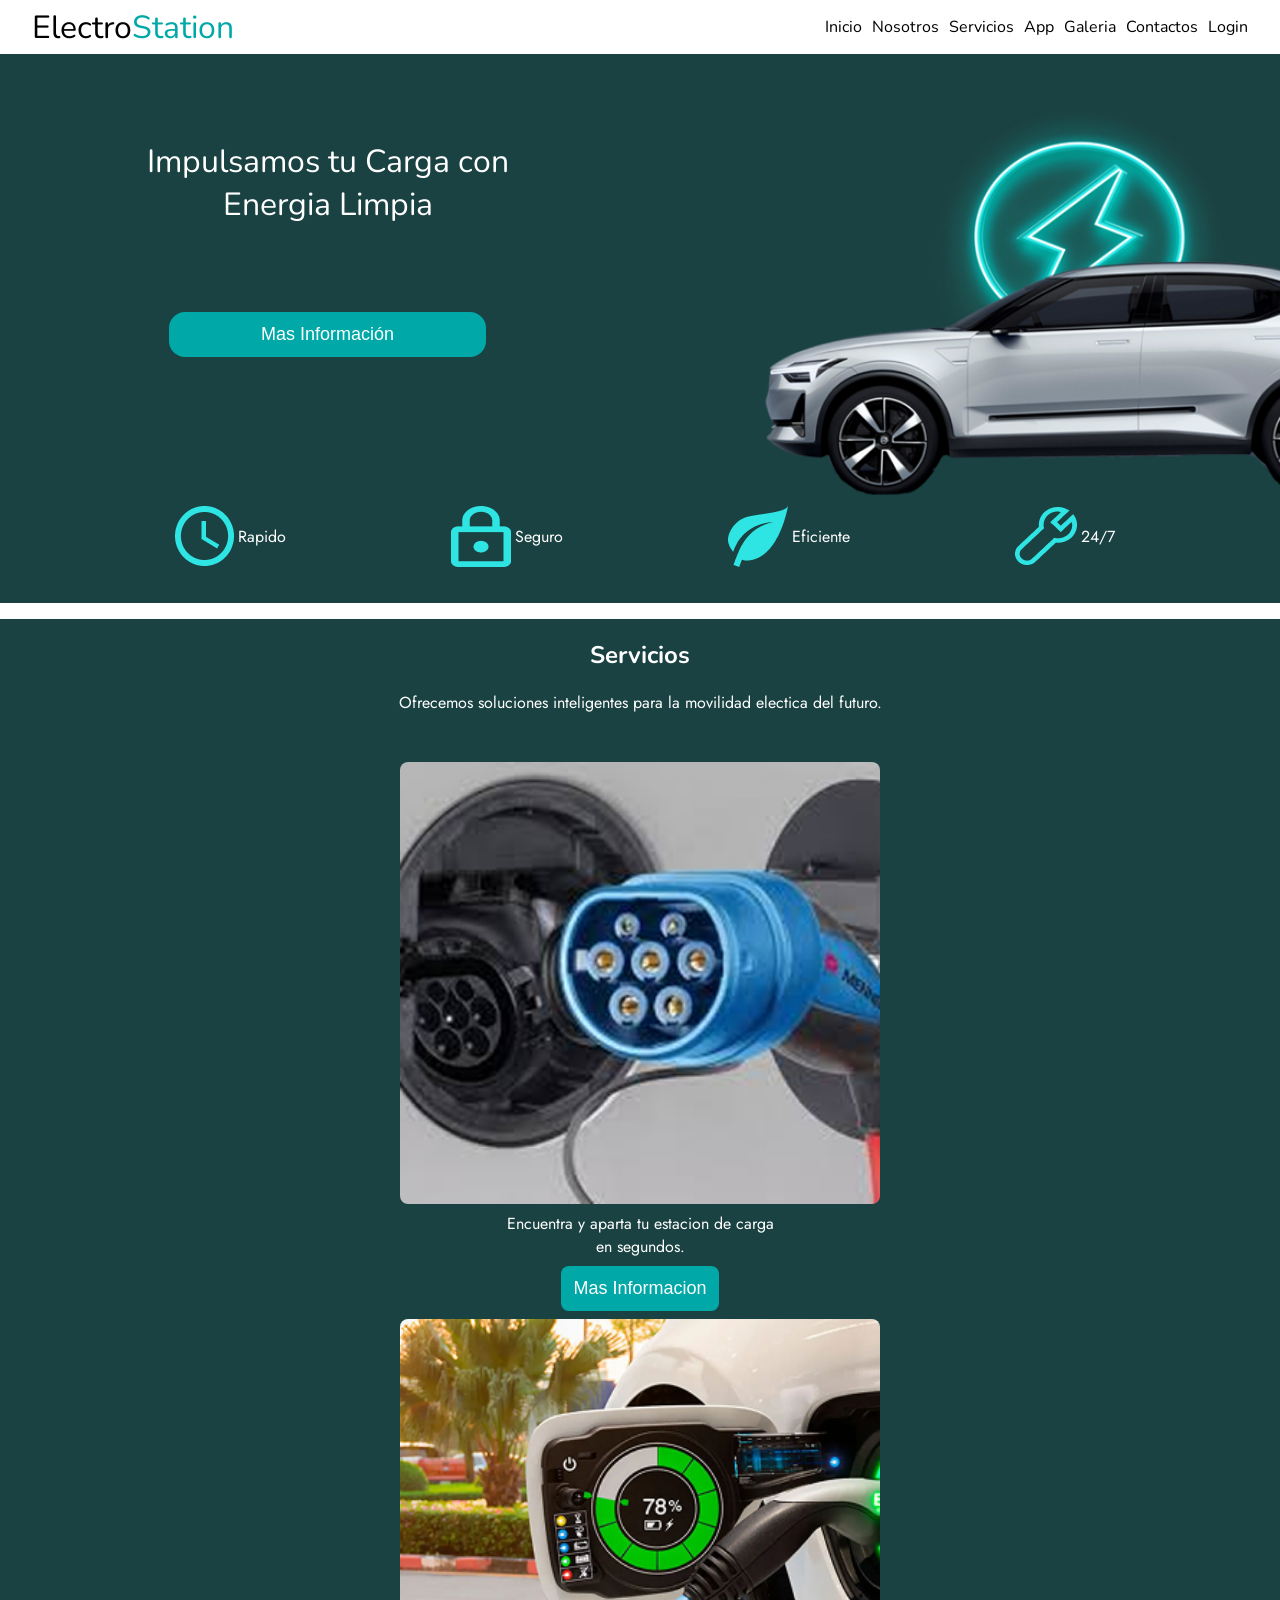
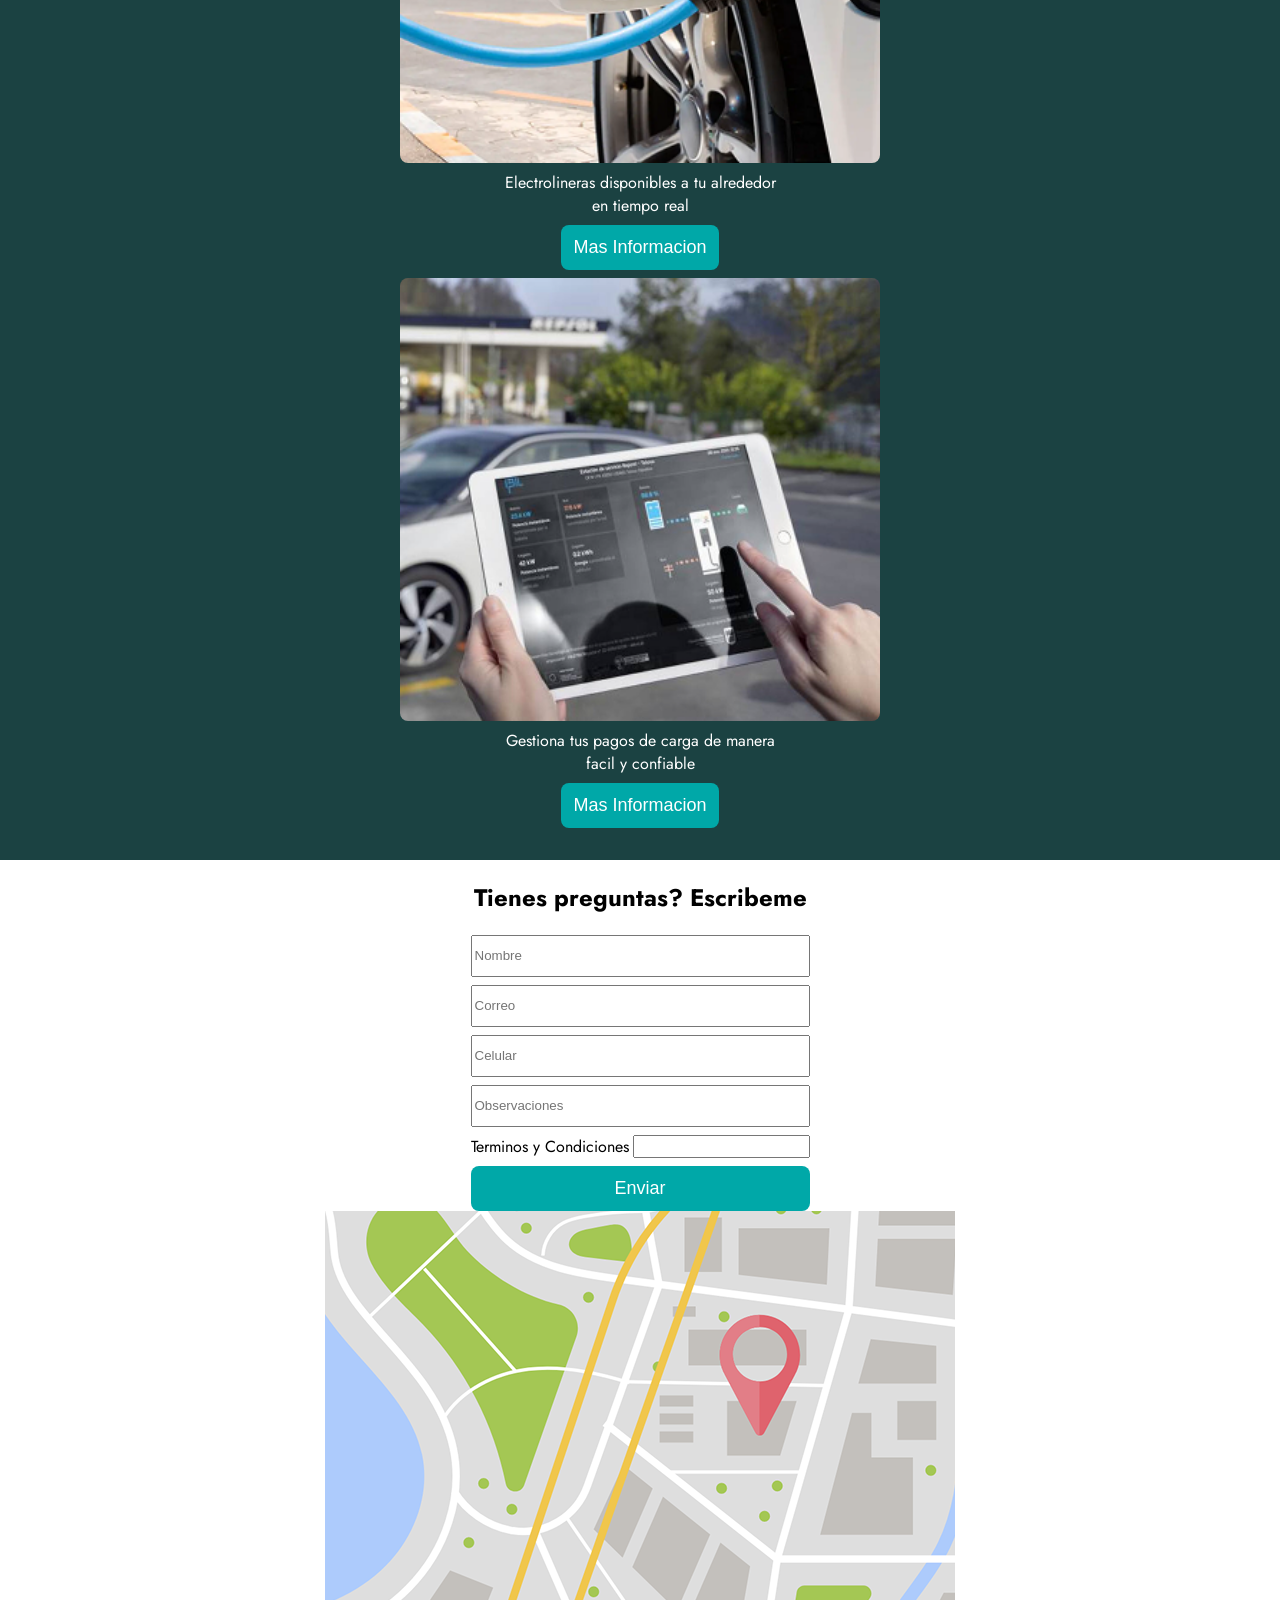
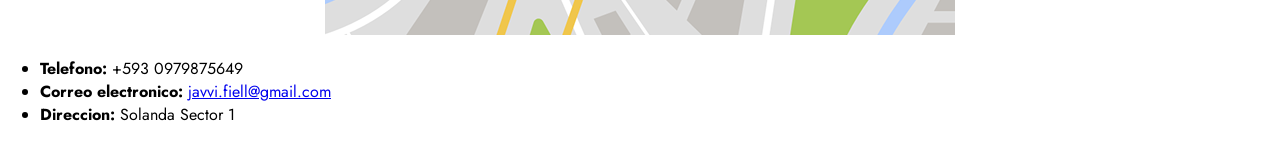
<file: index.html>
<!DOCTYPE html>
<html lang="en">
<head>
    <meta charset="UTF-8">
    <meta name="viewport" content="width=device-width, initial-scale=1.0">
    <link rel="stylesheet" href = "assets/styles/main.css"/>
    <title>Pagina Web de Javi</title>
</head>
<body>
    <div id="navbar"> 
        <header>
            <span id="header-1">Electro</span>
            <span id="header-2">Station</span>
        </header>
        <nav>
            <ul>
                <li>
                    <a href="/">Inicio</a>
                </li>
                <li>
                    <a href="/">Nosotros</a>
                </li>
                <li>
                    <a href="/">Servicios</a>
                </li>
                <li>
                    <a href="/">App</a>
                </li>
                <li>
                    <a href="/">Galeria</a>
                </li>
                <li>
                    <a href="/">Contactos</a>
                </li>
                 <li>
                    <a href="/">Login</a>
                </li>
            </ul>
        </nav>
    </div>

    <main>
        <div class="display-vehicle">
            <div class="title">
                <span class="title-sub-1">
                    Impulsamos tu Carga con </span>
                <span class="title-sub-2">Energia Limpia</span>
            </div>
            <div class="button-container">
                <button class = "more-info-btn"> Mas Información</button> 
            </div>
            <div class="vehicle-image">
                <img  src="/assets/images/vehiculo.png" >
            </div>
            <div class="sub-icon">
                <div class="icon-text-info">
                    <img src="assets/images/Vector.png" >
                    <span>Rapido</span>
                </div>
                <div class="icon-text-info">
                    <img src="assets/images/Vector (1).png" >
                    <span>Seguro</span>
                </div>
                <div class="icon-text-info">
                    <img src="assets/images/Vector (2).png" >
                    <span>Eficiente</span>
                </div>
                <div class="icon-text-info">
                    <img src="assets/images/Vector (3).png" >
                    <span>24/7</span>
                </div>

            </div>

        </div>

        <section class="service-container">
            <div class="services-title">
                <h1>Servicios</h1>
                <span>
                    Ofrecemos soluciones inteligentes para la movilidad electica del futuro.
                </span>
            </div>

            <div class="service-elements">
                <div class="service-element">
                   <img src="assets/images/Service1.png">
                   <span>Encuentra y aparta tu estacion de carga en segundos.</span>
                   <button class="primary-button">Mas Informacion</button>
            
                <div class="service-element">
                   <img src="assets/images/Service2.png">
                    <span>Electrolineras disponibles a tu alrededor en tiempo real</span>
                    <button class="primary-button">Mas Informacion</button>
                </div>
                   <div class="service-element">
                   <img src="assets/images/Service3.png">
                   <span>Gestiona tus pagos de carga de manera facil y confiable</span>
                   <button class="primary-button">Mas Informacion</button>
                </div>
            </div>
        </section>
        
        <section class="contact-us-container">
            <div class="contact-us-form-container">
                <h1>Tienes preguntas? Escribeme</h1>
                <form>
                    <input class="text-input" type="text" placeholder="Nombre" />
                    <input class="text-input" type="text" placeholder="Correo" />
                    <input class="text-input" type="text" placeholder="Celular" />
                    <input class="text-input" type="text" placeholder="Observaciones" />
                    <div class="checkbox-input">
                        <span>Terminos y Condiciones</span>
                        <input class="checkbox" type="text"></input>
                    </div>
                    <input class="primary-button" 
                    type="submit" value="Enviar"/>

                </form>
            </div>
            <div class="map-container">
                <img src="assets/images/map.png">
            </div>
        </section>

    </main>

    <footer>
        <ul>
            <li>   
                <span>
                    <strong>Telefono:</strong>
                    <span>+593 0979875649</span>
                </span>
            </li>
            <li>   
                <span>
                    <strong>Correo electronico:</strong>
                    <a href = "mailto: javvi.fiell@gmail.com">javvi.fiell@gmail.com</a>
                </span>
            </li>
            <li>   
                <span>
                    <strong>Direccion:</strong>
                    <span>Solanda Sector 1</span>
                </span>
            </li>
        </ul>
    </footer>
</body>
</html>
</file>
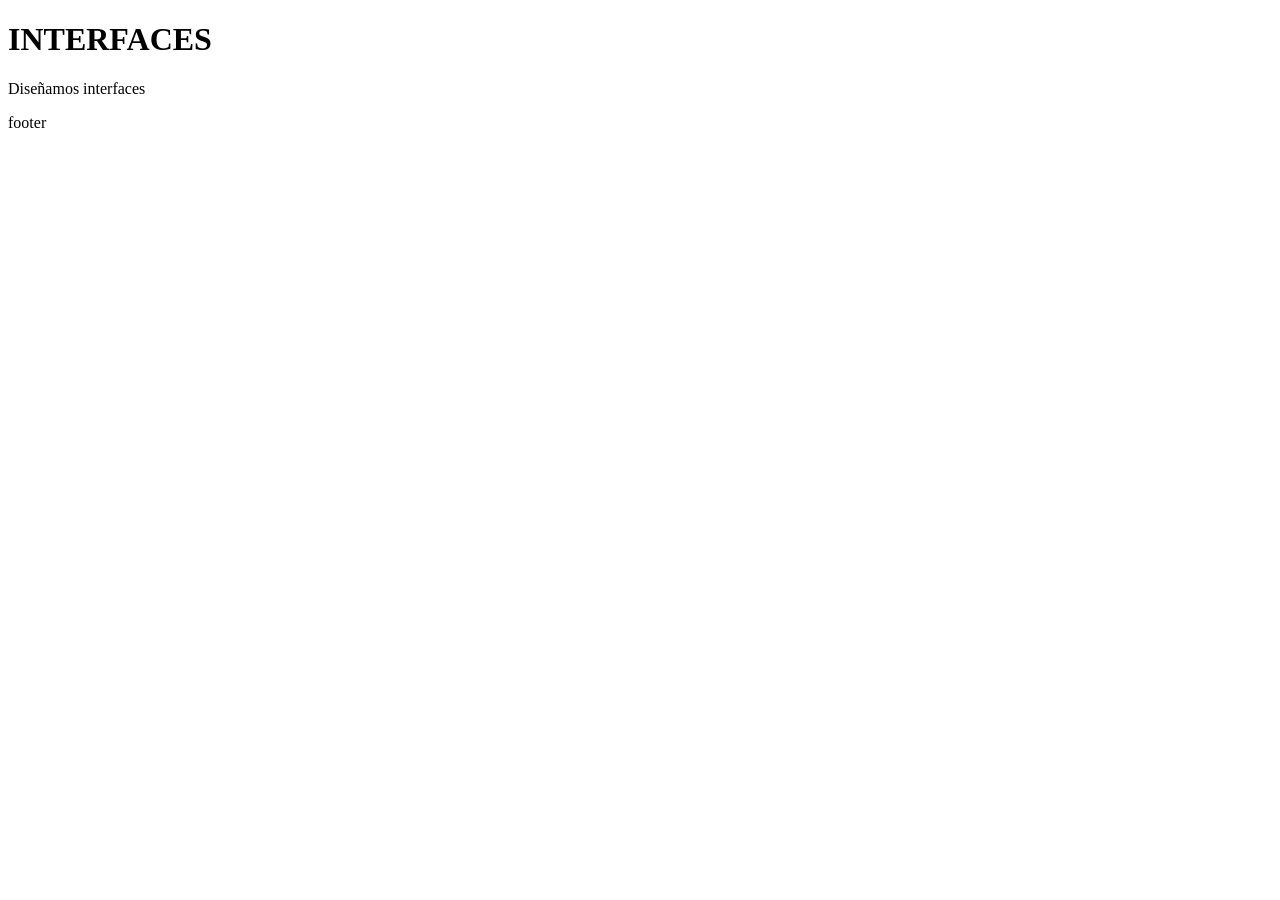
<file: assets/styles/repaso.html>
<!DOCTYPE html>
<html lang="en">
<head>
    <meta charset="UTF-8">
    <meta name="viewport" content="width=device-width, initial-scale=1.0">
    <title>Document</title>
    <link rel="stylesheet" href="">
</head>
<body>
    <main>
        <h1>INTERFACES</h1>
        <p>Diseñamos interfaces</p>
    </main>
    footer
    
</body>
</html>
</file>
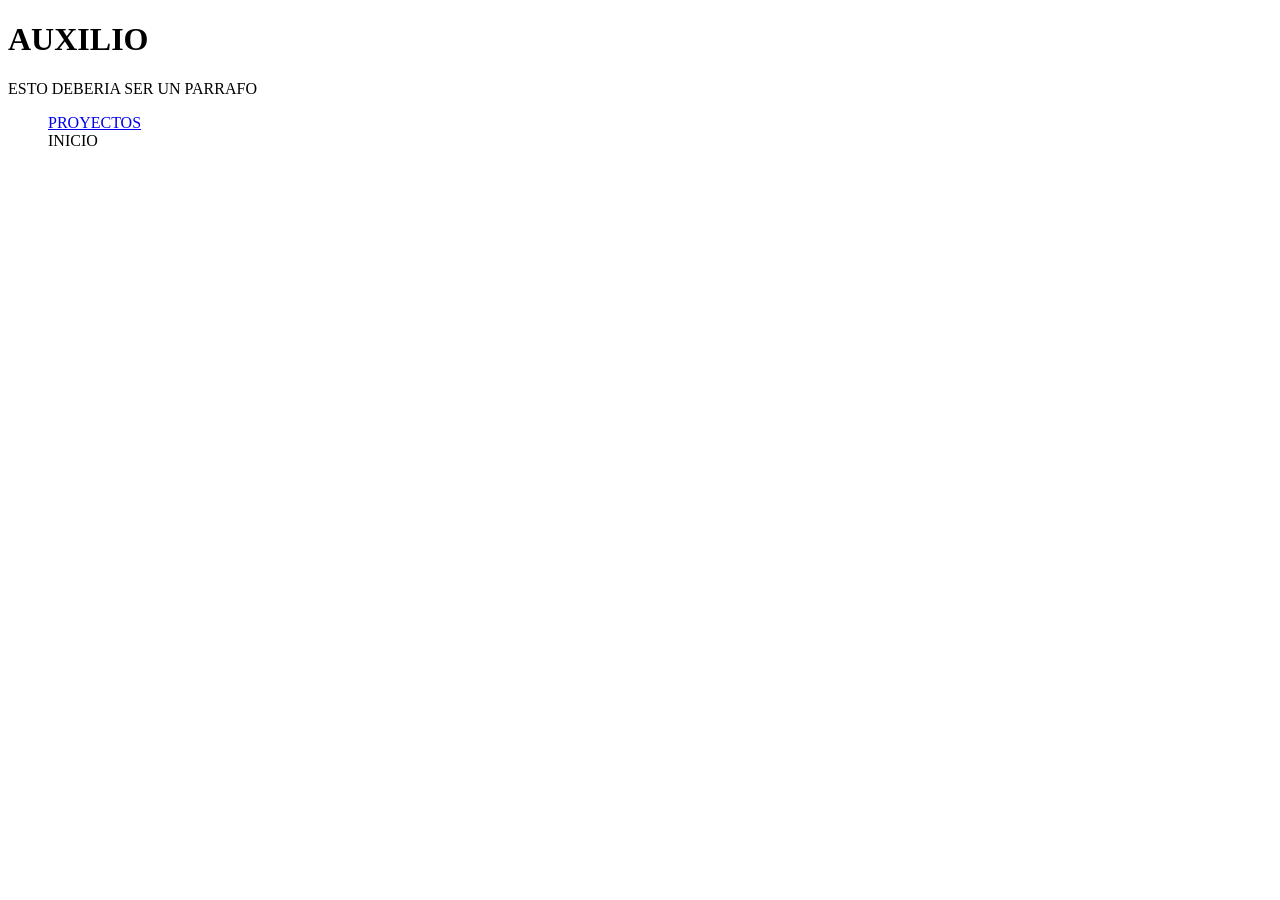
<file: assets/styles/user.html>
<!DOCTYPE html>
<html lang="en">
<head>
    <meta charset="UTF-8">
    <meta name="viewport" content="width=device-width, initial-scale=1.0">
    <title>PRUEBA DE QUE SIRVA ESTA HUEVADA</title>
</head>
<body>
    <h1>AUXILIO</h1>
    <p>ESTO DEBERIA SER UN PARRAFO</p>
    <ul>
        <il>
            <nav>
                <a href="/proyectos.html">PROYECTOS</a>
            </nav>
            INICIO
    
        </il>
    </ul>
</body>
</html>
</file>
<file: assets/styles/main.css>
@import url('https://fonts.googleapis.com/css2?family=Jost:ital,wght@0,100..900;1,100..900&family=Nunito:ital,wght@0,200..1000;1,200..1000&display=swap');
/* Variables locales */
:root{
    --primary-bg-color: green;
    --primary-color: #00A8A8;
    --secondary-color: #177575;
    --tertiary-color: #1B4242;
    --danger-color: #A83E00;
    --warning-color: #A86B00;
    --success-color: #00A849v;
    --info-color: #00A8A8;
}

body{
    padding: 0px;
    margin: 0px;
    font-family: "Jost";
}


/* Barra de Navegacion */
#navbar {
    display: flex;
    flex-direction: column;
    justify-content: space-between;
    color: black;
    font-family: "Nunito";


}

header {
    color: black;
    display: center;
    justify-content: center;
    font-size: xx-large;
}
#navbar #header-1 {
    margin-left: 0px;
    padding-left: 0px;
    border: 0px; 
}
#navbar #header-2 {
    margin-left: 0px;
    padding-left: 0px;
    border: 0px;
    color: var(--primary-color);
}

#navbar > header{
    justify-items: center;
    align-items: center;
    display: flex;

}


nav > ul {
    list-style-type: none;
    display: flex;
    justify-content : center;
    column-gap: 10px;
    flex-wrap: wrap;
}


nav > ul > li >a{
    display: inline;
    text-decoration: none;
    font-size: large;
    color: black;
}

/*Display principal de vehiculo*/
.display-vehicle {
    background-color: var(--tertiary-color);
    padding-bottom: 16px;
    padding-left: 10px;
    padding-right: 10px;
    padding-top: 16px;
}


.title  {
    font-size: x-large;
    font-family: "Nunito";
    color: white;
    text-align: center;
    margin-bottom: 16px;
}
.tittle-sub-2 {

    color:var(--primary-color);

}

.more-info-btn{
    background-color: var(--primary-color);
    border-radius: 16px;
    border: 0px;
    color: white;
    font-size: large;
    padding: 12px;
    font-weight: 500;
}



.sub-icon{
    display: grid;
    grid-template-columns: 50% 50%;
    justify-items: center;
}

.icon-text-info {
    font-family: "Jost";
    color: white;
    display: flex;
    align-items: center;
    column-gap: 4px;
    margin-top: 8px ;
    margin-bottom: 4px;
}

.button-container{
    display: flex;
    justify-content: center;
}

.vehicle-image{
    display: flex;
    flex-direction: row-reverse;

}

.vehicle-image>img{
    height: 240px;
    width: 320px;
    right: 0PX;
}

.service-container{
    background-color: var(--tertiary-color);
    color: white;
    display: flex;
    flex-direction: column;
    margin-top: 16px;
    padding-bottom: 32px;
}

.services-title{
    display: flex;
    flex-direction: column;
    align-items: center;
    font-family: 'Nunito';
}

.services-title>span{
    text-align: center;
    font-family: "Jost";
}

.service-elements{
    display: flex;
    flex-direction: column;
    row-gap: 24px;
    margin-top: 48px;
}
.service-element{
    display: flex;
    flex-direction: column;
    align-items: center;
    row-gap: 8px;
}

.service-element>img{
    width: 280px;
    height: auto;
    border-radius: 8px;
}

.service-element>span{
    width: 280px;
    height: auto;
    text-align: center;
}

.primary-button{
    background-color: var(--primary-color);
    border-radius: 8px;
    border: 0px;
    color: white;
    font-size: large;
    padding: 12px;
    font-weight: 500;
}

.contact-us-container{
    display: flex;
    flex-direction: column;
    align-items: center;
}

.contact-us-form-container{
    display: flex;
    flex-direction: column;
    align-items: center;
    padding-left: 16px;
    padding-right: 16px;
}

.contact-us-form-container>form{
    display: flex;
    flex-direction: column;
    row-gap: 8px;
    width: 100%;
}

.text-input{
    height: 36px;
}

.text-input:focus{
    outline-color: var(--primary-color) ;

}

.checkbox-input{
    display: flex;
    align-content: center;
    row-gap: 8px;
}

.checkbox-input>span{
    margin-right: 4px;
}

.contact-us-container{
    padding-left: 16px;
    padding-right: 16px;
}
/*TABLET*/
@media screen and (min-width : 640px) {
    #navbar{
        flex-direction: row;
        padding-left: 32px;
        padding-right: 32px;
    }

    nav>ul>li>a{
        font-size: medium;
    }

    .display-vehicle{
        display: grid;
        grid-template-columns: 50% 50%;
        padding-right: 0px;
        grid-auto-flow: column;
        padding-bottom: 32px;   
        
    }

    .vehicle-image{
        grid-row-start: 1;
        grid-row-end: 3;
    }


    .vehicle-image>img{
        width: 100%;
        height: auto;
    }

    .sub-icon{
        grid-column-start: 1;
        grid-column-end: 3;
        grid-row-start: 3;

        display: flex;
        justify-content: space-evenly;
    }

    .button-container{
        display: flex;
        flex-direction: column;
        justify-content: start;
        align-items: center;
    }

    .more-info-btn{
        width: 50%;
    }

    .title{
        display: flex;
        flex-direction: column;
        justify-content: center;
        font-size: xx-large;
        font-family: "Nunito";
    }
    
    .service-elements{
        flex-direction: row;
        justify-content: space-evenly;
    }

    .service-element > img{
        width: 340px;
    }


}

/*COMPUTADORAS Y DISPOSITIVOS MAS GRANDES*/
@media screen and (min-width : 1080px) {
    .service-element>img{
        width: 480px;
    }

}
</file>
